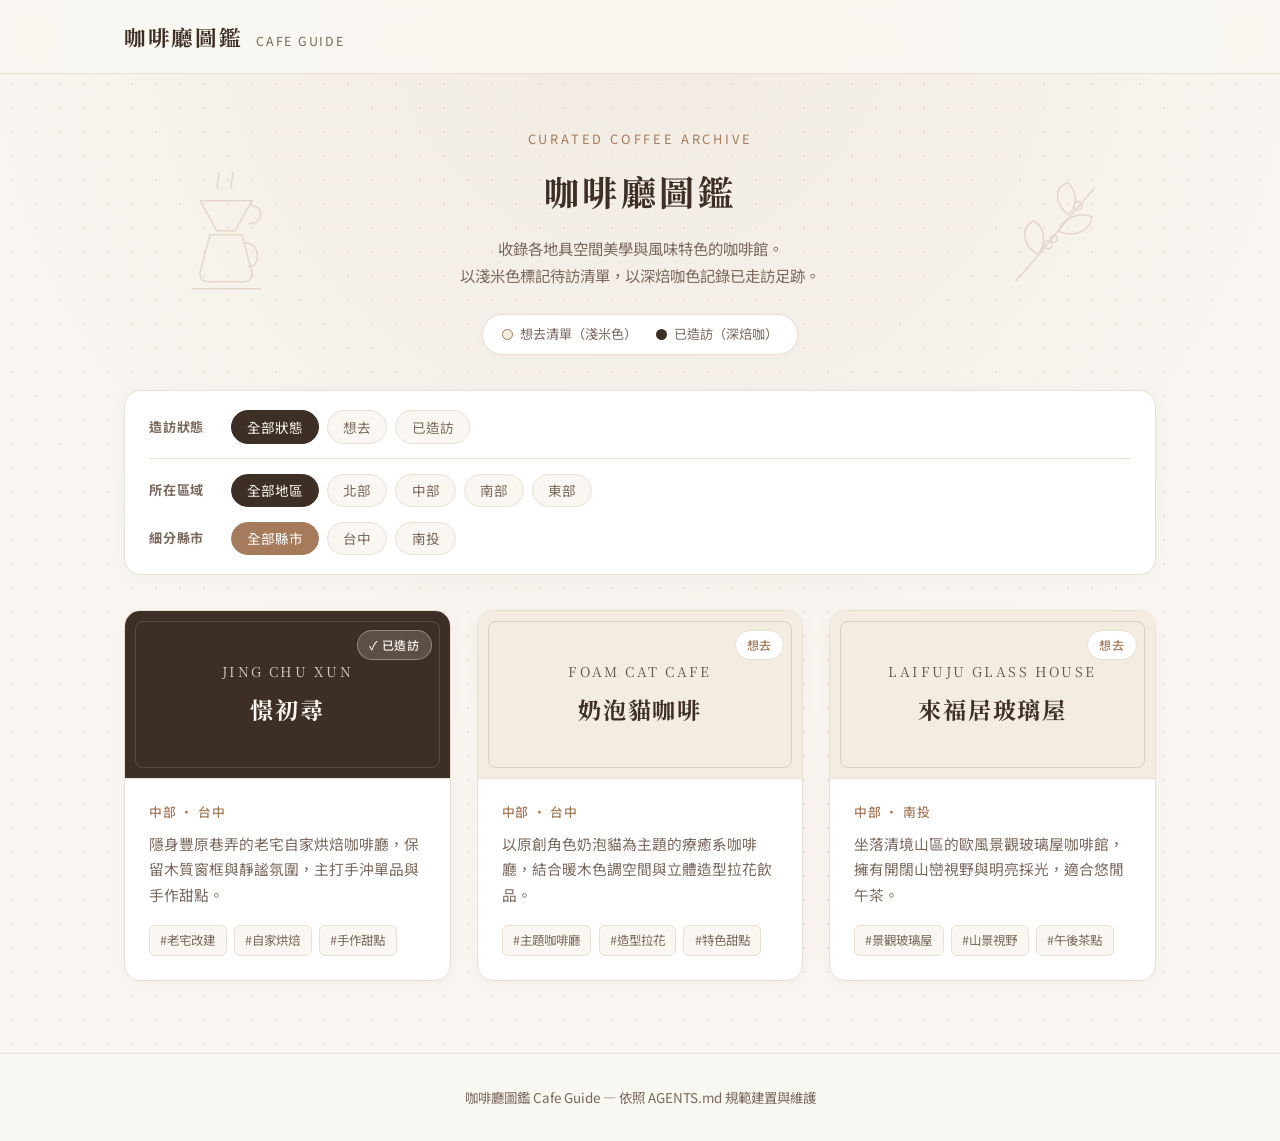
<file: index.html>
<!DOCTYPE html>
<html lang="zh-Hant">
<head>
  <meta charset="UTF-8">
  <meta name="viewport" content="width=device-width, initial-scale=1.0">
  <title>咖啡廳圖鑑｜Cafe Guide</title>
  <link rel="stylesheet" href="css/style.css">
</head>
<body>
  <header class="site-header">
    <div class="header-inner">
      <a href="index.html">
        <span class="brand-title">咖啡廳圖鑑</span>
        <span class="brand-sub">Cafe Guide</span>
      </a>
    </div>
  </header>

  <section class="hero-section">
    <p class="hero-eyebrow">Curated Coffee Archive</p>
    <h1 class="hero-title">咖啡廳圖鑑</h1>
    <p class="hero-desc">
      收錄各地具空間美學與風味特色的咖啡館。<br>
      以淺米色標記待訪清單，以深焙咖色記錄已走訪足跡。
    </p>
    <div class="legend-bar">
      <span class="legend-item">
        <span class="legend-dot wishlist"></span>想去清單（淺米色）
      </span>
      <span class="legend-item">
        <span class="legend-dot visited"></span>已造訪（深焙咖）
      </span>
    </div>
  </section>

  <section class="filter-container" aria-label="咖啡廳篩選器">
    <div class="filter-panel">
      <div class="filter-row">
        <span class="filter-label">造訪狀態</span>
        <div class="filter-buttons">
          <button type="button" class="filter-btn active" data-filter-status="all">全部狀態</button>
          <button type="button" class="filter-btn" data-filter-status="wishlist">想去</button>
          <button type="button" class="filter-btn" data-filter-status="visited">已造訪</button>
        </div>
      </div>

      <hr class="filter-divider">

      <div class="filter-row">
        <span class="filter-label">所在區域</span>
        <div class="filter-buttons">
          <button type="button" class="filter-btn active" data-filter-region="all">全部地區</button>
          <button type="button" class="filter-btn" data-filter-region="north">北部</button>
          <button type="button" class="filter-btn" data-filter-region="central">中部</button>
          <button type="button" class="filter-btn" data-filter-region="south">南部</button>
          <button type="button" class="filter-btn" data-filter-region="east">東部</button>
        </div>
      </div>

      <div class="filter-row" id="city-filter-group" hidden>
        <span class="filter-label">細分縣市</span>
        <div class="filter-buttons" id="city-buttons"></div>
      </div>
    </div>
  </section>

  <main class="main-container">
    <div class="cafe-grid">
      <!-- 已造訪（深焙咖啡色） -->
      <article class="cafe-card" data-status="visited" data-region="central" data-city="台中">
        <a href="cafes/jing-chu-xun.html">
          <div class="cover-box visited">
            <span class="status-badge visited">✓ 已造訪</span>
            <span class="cover-en">JING CHU XUN</span>
            <h2 class="cover-zh">憬初尋</h2>
          </div>
          <div class="card-body">
            <div class="card-meta">中部 · 台中</div>
            <p class="card-summary">隱身豐原巷弄的老宅自家烘焙咖啡廳，保留木質窗框與靜謐氛圍，主打手沖單品與手作甜點。</p>
            <div class="tag-list">
              <span class="tag-pill">#老宅改建</span>
              <span class="tag-pill">#自家烘焙</span>
              <span class="tag-pill">#手作甜點</span>
            </div>
          </div>
        </a>
      </article>

      <!-- 想去清單（燕麥米色） -->
      <article class="cafe-card" data-status="wishlist" data-region="central" data-city="台中">
        <a href="cafes/foam-cat-cafe.html">
          <div class="cover-box wishlist">
            <span class="status-badge wishlist">想去</span>
            <span class="cover-en">FOAM CAT CAFE</span>
            <h2 class="cover-zh">奶泡貓咖啡</h2>
          </div>
          <div class="card-body">
            <div class="card-meta">中部 · 台中</div>
            <p class="card-summary">以原創角色奶泡貓為主題的療癒系咖啡廳，結合暖木色調空間與立體造型拉花飲品。</p>
            <div class="tag-list">
              <span class="tag-pill">#主題咖啡廳</span>
              <span class="tag-pill">#造型拉花</span>
              <span class="tag-pill">#特色甜點</span>
            </div>
          </div>
        </a>
      </article>

      <article class="cafe-card" data-status="wishlist" data-region="central" data-city="南投">
        <a href="cafes/laifuju-glass-house.html">
          <div class="cover-box wishlist">
            <span class="status-badge wishlist">想去</span>
            <span class="cover-en">LAIFUJU GLASS HOUSE</span>
            <h2 class="cover-zh">來福居玻璃屋</h2>
          </div>
          <div class="card-body">
            <div class="card-meta">中部 · 南投</div>
            <p class="card-summary">坐落清境山區的歐風景觀玻璃屋咖啡館，擁有開闊山巒視野與明亮採光，適合悠閒午茶。</p>
            <div class="tag-list">
              <span class="tag-pill">#景觀玻璃屋</span>
              <span class="tag-pill">#山景視野</span>
              <span class="tag-pill">#午後茶點</span>
            </div>
          </div>
        </a>
      </article>
    </div>

    <div class="empty-state" id="empty-state" hidden>
      目前此篩選條件下尚無收錄的咖啡廳，隨時可依 AGENTS.md 規範新增！
    </div>
  </main>

  <footer class="site-footer">
    咖啡廳圖鑑 Cafe Guide — 依照 AGENTS.md 規範建置與維護
  </footer>

  <script src="js/filter.js"></script>
</body>
</html>
</file>
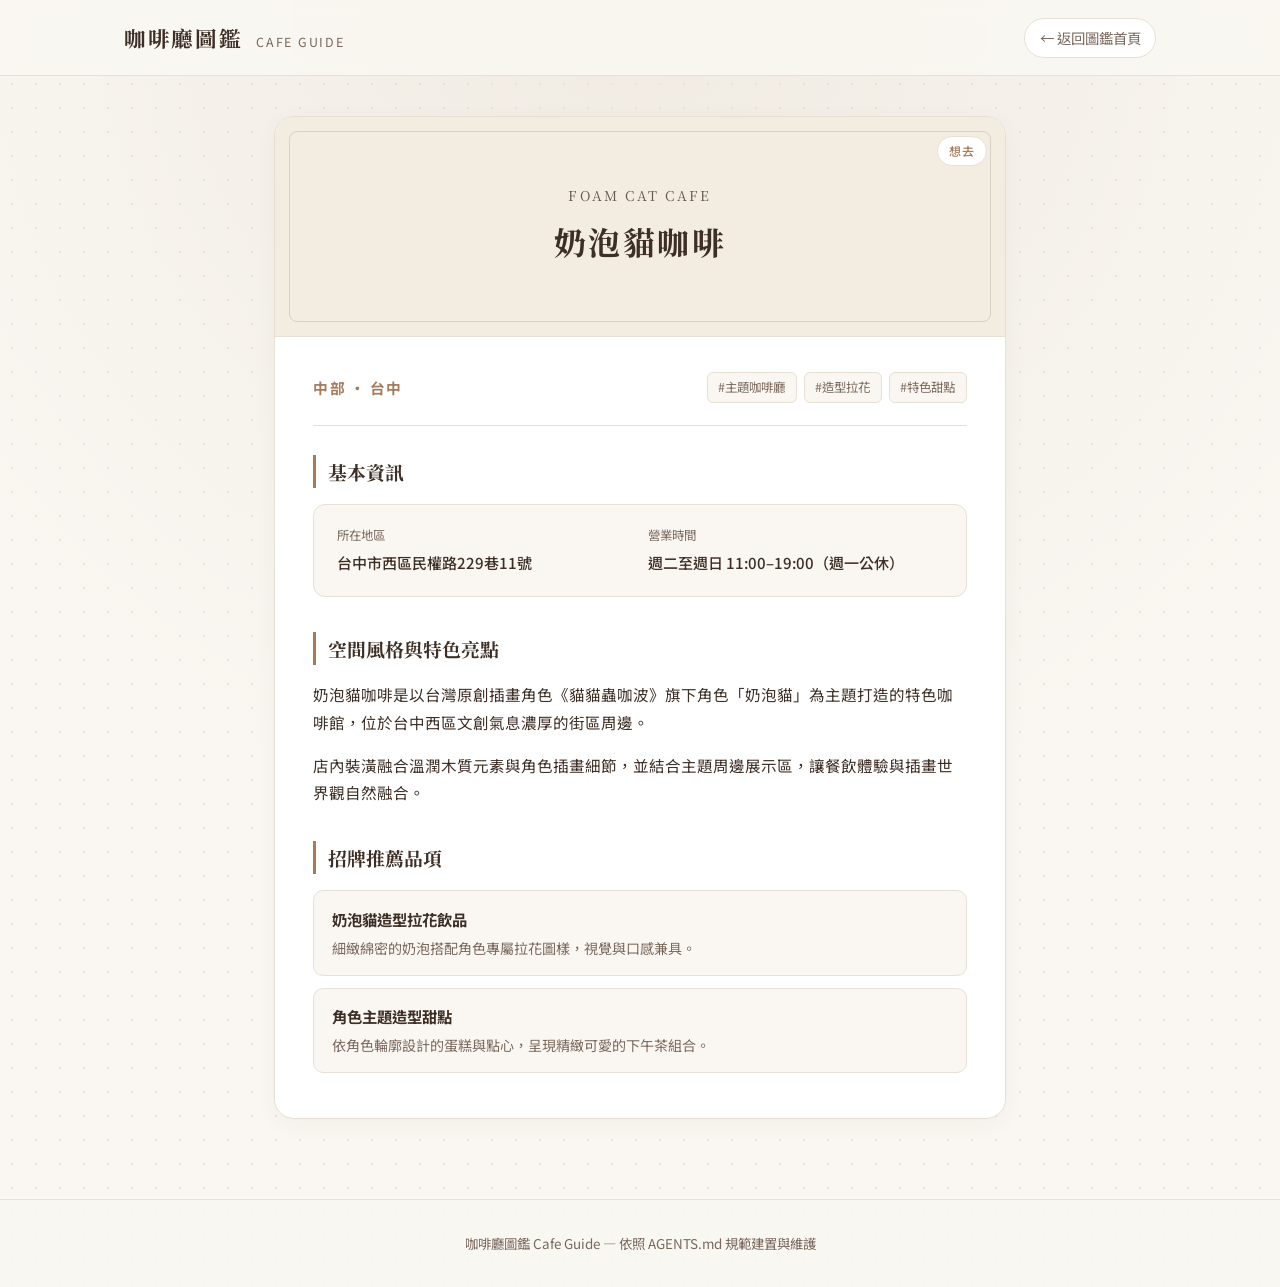
<file: cafes/foam-cat-cafe.html>
<!DOCTYPE html>
<html lang="zh-Hant">
<head>
  <meta charset="UTF-8">
  <meta name="viewport" content="width=device-width, initial-scale=1.0">
  <title>奶泡貓咖啡｜咖啡廳圖鑑</title>
  <link rel="stylesheet" href="../css/style.css">
</head>
<body>
  <header class="site-header">
    <div class="header-inner">
      <a href="../index.html">
        <span class="brand-title">咖啡廳圖鑑</span>
        <span class="brand-sub">Cafe Guide</span>
      </a>
      <a href="../index.html" class="back-link">← 返回圖鑑首頁</a>
    </div>
  </header>

  <main class="detail-container">
    <article class="detail-card">
      <div class="cover-box wishlist detail-cover">
        <span class="status-badge wishlist">想去</span>
        <span class="cover-en">FOAM CAT CAFE</span>
        <h1 class="cover-zh">奶泡貓咖啡</h1>
      </div>

      <div class="detail-content">
        <div class="detail-header-meta">
          <span class="detail-region">中部 · 台中</span>
          <div class="tag-list">
            <span class="tag-pill">#主題咖啡廳</span>
            <span class="tag-pill">#造型拉花</span>
            <span class="tag-pill">#特色甜點</span>
          </div>
        </div>

        <section class="detail-section">
          <h2 class="section-heading">基本資訊</h2>
          <div class="info-grid">
            <div>
              <div class="info-item-label">所在地區</div>
              <div class="info-item-value">台中市西區民權路229巷11號</div>
            </div>
            <div>
              <div class="info-item-label">營業時間</div>
              <div class="info-item-value">週二至週日 11:00–19:00（週一公休）</div>
            </div>
          </div>
        </section>

        <section class="detail-section">
          <h2 class="section-heading">空間風格與特色亮點</h2>
          <p class="detail-paragraph">
            奶泡貓咖啡是以台灣原創插畫角色《貓貓蟲咖波》旗下角色「奶泡貓」為主題打造的特色咖啡館，位於台中西區文創氣息濃厚的街區周邊。
          </p>
          <p class="detail-paragraph">
            店內裝潢融合溫潤木質元素與角色插畫細節，並結合主題周邊展示區，讓餐飲體驗與插畫世界觀自然融合。
          </p>
        </section>

        <section class="detail-section">
          <h2 class="section-heading">招牌推薦品項</h2>
          <ul class="menu-list">
            <li class="menu-item">
              <div class="menu-item-name">奶泡貓造型拉花飲品</div>
              <div class="menu-item-desc">細緻綿密的奶泡搭配角色專屬拉花圖樣，視覺與口感兼具。</div>
            </li>
            <li class="menu-item">
              <div class="menu-item-name">角色主題造型甜點</div>
              <div class="menu-item-desc">依角色輪廓設計的蛋糕與點心，呈現精緻可愛的下午茶組合。</div>
            </li>
          </ul>
        </section>
      </div>
    </article>
  </main>

  <footer class="site-footer">
    咖啡廳圖鑑 Cafe Guide — 依照 AGENTS.md 規範建置與維護
  </footer>
</body>
</html>
</file>
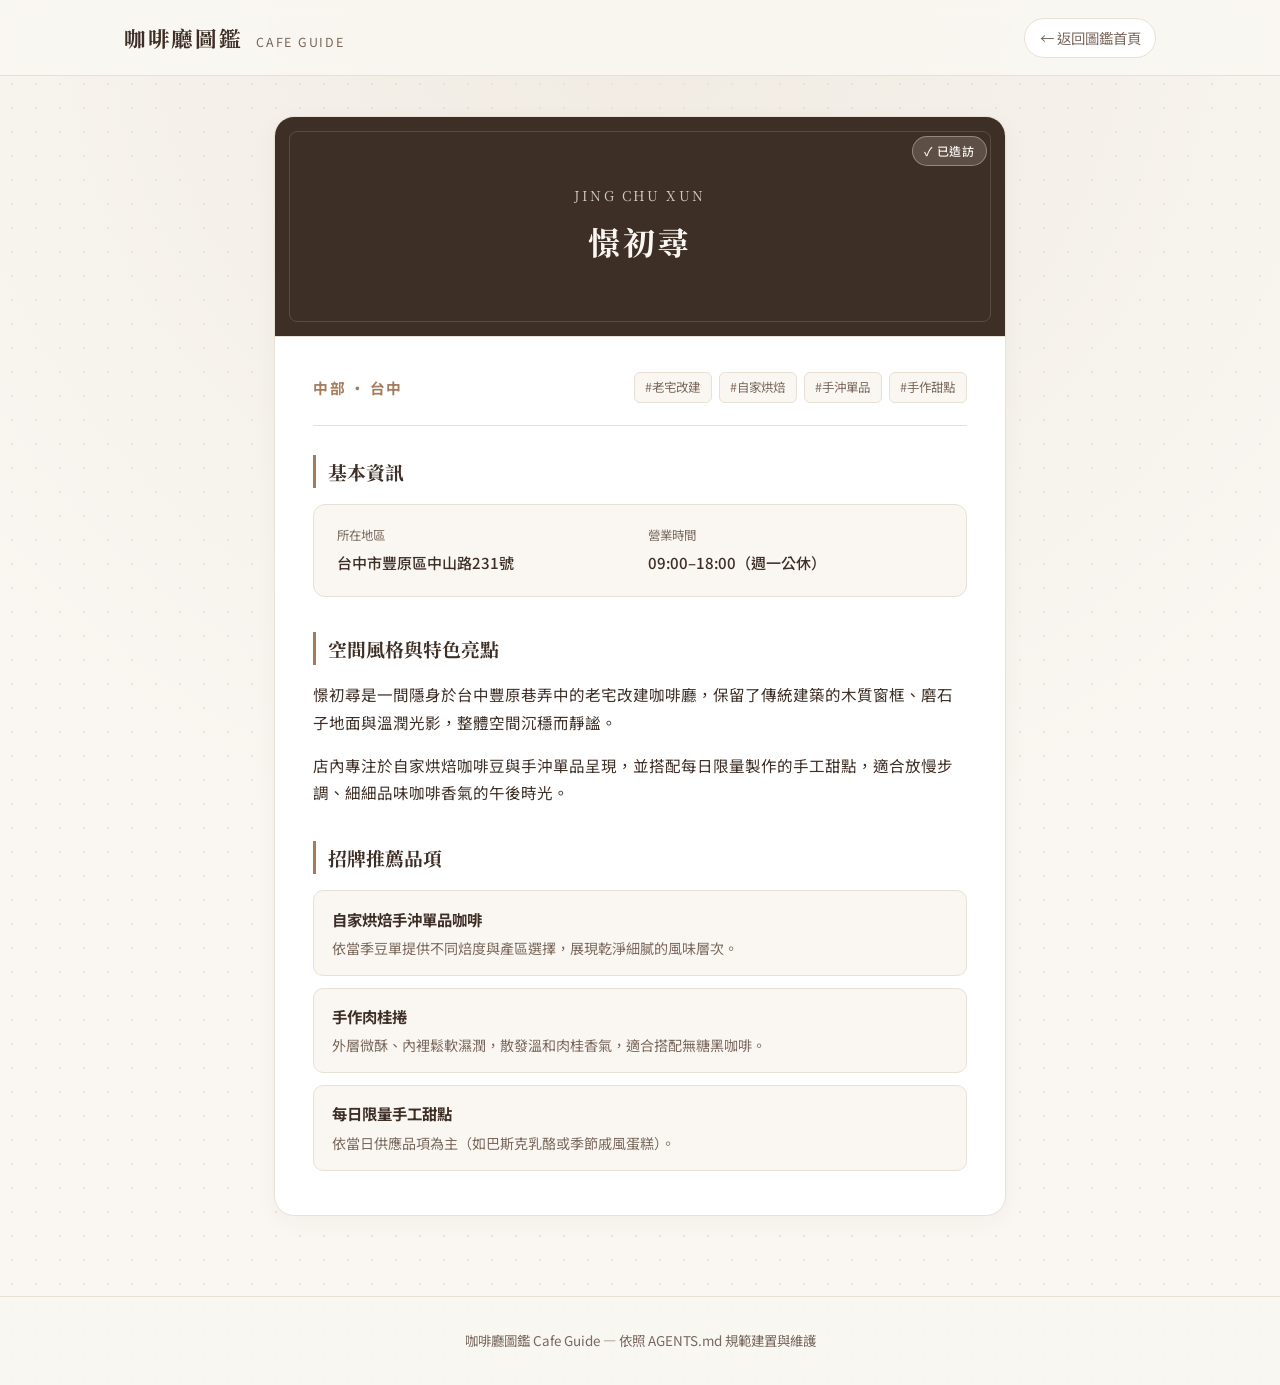
<file: cafes/jing-chu-xun.html>
<!DOCTYPE html>
<html lang="zh-Hant">
<head>
  <meta charset="UTF-8">
  <meta name="viewport" content="width=device-width, initial-scale=1.0">
  <title>憬初尋｜咖啡廳圖鑑</title>
  <link rel="stylesheet" href="../css/style.css">
</head>
<body>
  <header class="site-header">
    <div class="header-inner">
      <a href="../index.html">
        <span class="brand-title">咖啡廳圖鑑</span>
        <span class="brand-sub">Cafe Guide</span>
      </a>
      <a href="../index.html" class="back-link">← 返回圖鑑首頁</a>
    </div>
  </header>

  <main class="detail-container">
    <article class="detail-card">
      <div class="cover-box visited detail-cover">
        <span class="status-badge visited">✓ 已造訪</span>
        <span class="cover-en">JING CHU XUN</span>
        <h1 class="cover-zh">憬初尋</h1>
      </div>

      <div class="detail-content">
        <div class="detail-header-meta">
          <span class="detail-region">中部 · 台中</span>
          <div class="tag-list">
            <span class="tag-pill">#老宅改建</span>
            <span class="tag-pill">#自家烘焙</span>
            <span class="tag-pill">#手沖單品</span>
            <span class="tag-pill">#手作甜點</span>
          </div>
        </div>

        <section class="detail-section">
          <h2 class="section-heading">基本資訊</h2>
          <div class="info-grid">
            <div>
              <div class="info-item-label">所在地區</div>
              <div class="info-item-value">台中市豐原區中山路231號</div>
            </div>
            <div>
              <div class="info-item-label">營業時間</div>
              <div class="info-item-value">09:00–18:00（週一公休）</div>
            </div>
          </div>
        </section>

        <section class="detail-section">
          <h2 class="section-heading">空間風格與特色亮點</h2>
          <p class="detail-paragraph">
            憬初尋是一間隱身於台中豐原巷弄中的老宅改建咖啡廳，保留了傳統建築的木質窗框、磨石子地面與溫潤光影，整體空間沉穩而靜謐。
          </p>
          <p class="detail-paragraph">
            店內專注於自家烘焙咖啡豆與手沖單品呈現，並搭配每日限量製作的手工甜點，適合放慢步調、細細品味咖啡香氣的午後時光。
          </p>
        </section>

        <section class="detail-section">
          <h2 class="section-heading">招牌推薦品項</h2>
          <ul class="menu-list">
            <li class="menu-item">
              <div class="menu-item-name">自家烘焙手沖單品咖啡</div>
              <div class="menu-item-desc">依當季豆單提供不同焙度與產區選擇，展現乾淨細膩的風味層次。</div>
            </li>
            <li class="menu-item">
              <div class="menu-item-name">手作肉桂捲</div>
              <div class="menu-item-desc">外層微酥、內裡鬆軟濕潤，散發溫和肉桂香氣，適合搭配無糖黑咖啡。</div>
            </li>
            <li class="menu-item">
              <div class="menu-item-name">每日限量手工甜點</div>
              <div class="menu-item-desc">依當日供應品項為主（如巴斯克乳酪或季節戚風蛋糕）。</div>
            </li>
          </ul>
        </section>
      </div>
    </article>
  </main>

  <footer class="site-footer">
    咖啡廳圖鑑 Cafe Guide — 依照 AGENTS.md 規範建置與維護
  </footer>
</body>
</html>
</file>
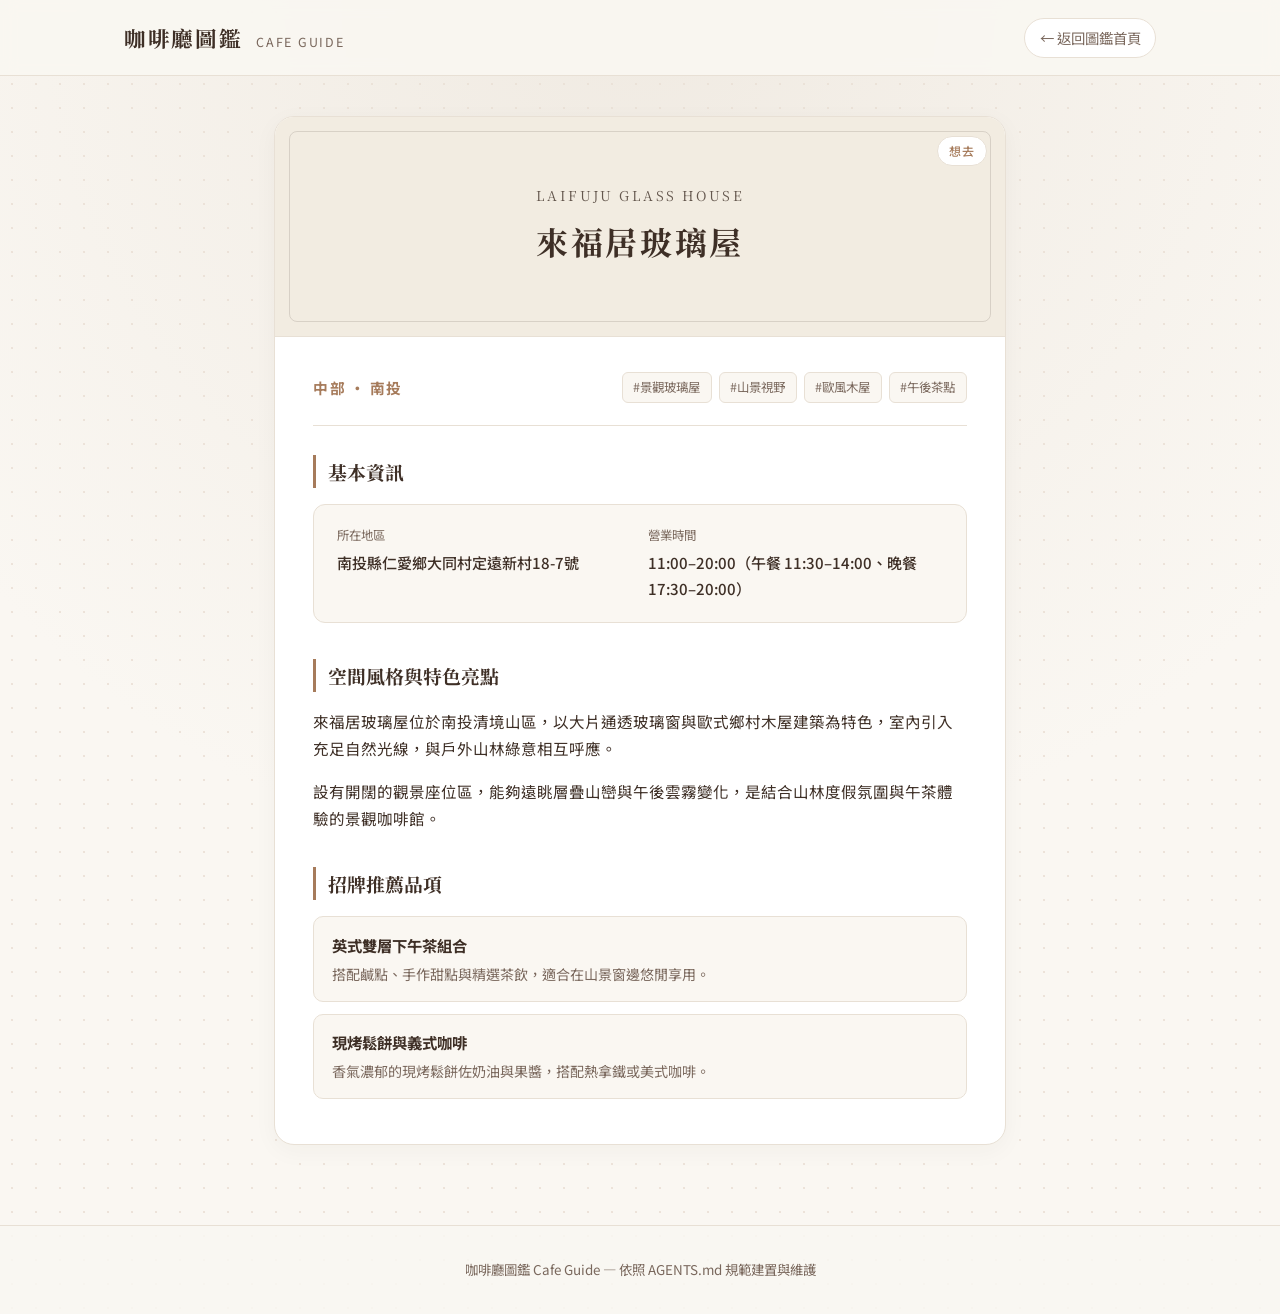
<file: cafes/laifuju-glass-house.html>
<!DOCTYPE html>
<html lang="zh-Hant">
<head>
  <meta charset="UTF-8">
  <meta name="viewport" content="width=device-width, initial-scale=1.0">
  <title>來福居玻璃屋｜咖啡廳圖鑑</title>
  <link rel="stylesheet" href="../css/style.css">
</head>
<body>
  <header class="site-header">
    <div class="header-inner">
      <a href="../index.html">
        <span class="brand-title">咖啡廳圖鑑</span>
        <span class="brand-sub">Cafe Guide</span>
      </a>
      <a href="../index.html" class="back-link">← 返回圖鑑首頁</a>
    </div>
  </header>

  <main class="detail-container">
    <article class="detail-card">
      <div class="cover-box wishlist detail-cover">
        <span class="status-badge wishlist">想去</span>
        <span class="cover-en">LAIFUJU GLASS HOUSE</span>
        <h1 class="cover-zh">來福居玻璃屋</h1>
      </div>

      <div class="detail-content">
        <div class="detail-header-meta">
          <span class="detail-region">中部 · 南投</span>
          <div class="tag-list">
            <span class="tag-pill">#景觀玻璃屋</span>
            <span class="tag-pill">#山景視野</span>
            <span class="tag-pill">#歐風木屋</span>
            <span class="tag-pill">#午後茶點</span>
          </div>
        </div>

        <section class="detail-section">
          <h2 class="section-heading">基本資訊</h2>
          <div class="info-grid">
            <div>
              <div class="info-item-label">所在地區</div>
              <div class="info-item-value">南投縣仁愛鄉大同村定遠新村18-7號</div>
            </div>
            <div>
              <div class="info-item-label">營業時間</div>
              <div class="info-item-value">11:00–20:00（午餐 11:30–14:00、晚餐 17:30–20:00）</div>
            </div>
          </div>
        </section>

        <section class="detail-section">
          <h2 class="section-heading">空間風格與特色亮點</h2>
          <p class="detail-paragraph">
            來福居玻璃屋位於南投清境山區，以大片通透玻璃窗與歐式鄉村木屋建築為特色，室內引入充足自然光線，與戶外山林綠意相互呼應。
          </p>
          <p class="detail-paragraph">
            設有開闊的觀景座位區，能夠遠眺層疊山巒與午後雲霧變化，是結合山林度假氛圍與午茶體驗的景觀咖啡館。
          </p>
        </section>

        <section class="detail-section">
          <h2 class="section-heading">招牌推薦品項</h2>
          <ul class="menu-list">
            <li class="menu-item">
              <div class="menu-item-name">英式雙層下午茶組合</div>
              <div class="menu-item-desc">搭配鹹點、手作甜點與精選茶飲，適合在山景窗邊悠閒享用。</div>
            </li>
            <li class="menu-item">
              <div class="menu-item-name">現烤鬆餅與義式咖啡</div>
              <div class="menu-item-desc">香氣濃郁的現烤鬆餅佐奶油與果醬，搭配熱拿鐵或美式咖啡。</div>
            </li>
          </ul>
        </section>
      </div>
    </article>
  </main>

  <footer class="site-footer">
    咖啡廳圖鑑 Cafe Guide — 依照 AGENTS.md 規範建置與維護
  </footer>
</body>
</html>
</file>
<file: css/style.css>
@import url('https://fonts.googleapis.com/css2?family=Noto+Sans+TC:wght@400;500;700&family=Noto+Serif+TC:wght@500;700&display=swap');

:root {
  --bg-page: #FAF7F2;
  --bg-card: #FFFFFF;
  --text-primary: #3E2F26;
  --text-secondary: #7A685D;
  --accent-caramel: #A67B5B;
  --border-warm: #E8E0D5;
  --cover-wishlist-bg: #F2ECE1;
  --cover-wishlist-text: #3E2F26;
  --cover-visited-bg: #3E2F26;
  --cover-visited-text: #FAF7F2;
  --cover-visited-sub: #D6C7B8;
}

* {
  box-sizing: border-box;
  margin: 0;
  padding: 0;
}

body {
  background-color: var(--bg-page);
  background-image:
    radial-gradient(circle at 50% 0%, rgba(232, 224, 213, 0.55) 0%, rgba(250, 247, 242, 0) 60%),
    radial-gradient(rgba(166, 123, 91, 0.16) 1px, transparent 1px);
  background-size: 100% 100%, 24px 24px;
  color: var(--text-primary);
  font-family: 'Noto Sans TC', -apple-system, BlinkMacSystemFont, sans-serif;
  line-height: 1.75;
  -webkit-font-smoothing: antialiased;
}

a {
  color: inherit;
  text-decoration: none;
}

/* 頂部導覽 */
.site-header {
  border-bottom: 1px solid var(--border-warm);
  background-color: rgba(250, 247, 242, 0.88);
  backdrop-filter: blur(8px);
  position: sticky;
  top: 0;
  z-index: 100;
}

.header-inner {
  max-width: 1080px;
  margin: 0 auto;
  padding: 1.1rem 1.5rem;
  display: flex;
  justify-content: space-between;
  align-items: center;
}

.brand-title {
  font-family: 'Noto Serif TC', Georgia, serif;
  font-size: 1.35rem;
  font-weight: 700;
  letter-spacing: 0.08em;
}

.brand-sub {
  font-size: 0.78rem;
  color: var(--text-secondary);
  letter-spacing: 0.14em;
  margin-left: 0.6rem;
  text-transform: uppercase;
}

.back-link {
  font-size: 0.9rem;
  color: var(--text-secondary);
  padding: 0.4rem 0.9rem;
  border: 1px solid var(--border-warm);
  border-radius: 999px;
  background-color: var(--bg-card);
  transition: all 0.2s ease;
}

.back-link:hover {
  border-color: var(--accent-caramel);
  color: var(--text-primary);
}

/* 首頁主視覺區與極簡線條插畫水印 */
.hero-section {
  max-width: 1080px;
  margin: 0 auto;
  padding: 3.4rem 1.5rem 2.2rem;
  text-align: center;
  position: relative;
}

.hero-section::before,
.hero-section::after {
  content: '';
  position: absolute;
  top: 50%;
  transform: translateY(-48%);
  width: 140px;
  height: 140px;
  background-repeat: no-repeat;
  background-size: contain;
  background-position: center;
  opacity: 0.22;
  pointer-events: none;
}

/* 左側：極簡手沖咖啡壺細線插畫 */
.hero-section::before {
  left: 3.5rem;
  background-image: url("data:image/svg+xml,%3Csvg xmlns='http://www.w3.org/2000/svg' viewBox='0 0 140 140' fill='none' stroke='%23A67B5B' stroke-width='1.5' stroke-linecap='round' stroke-linejoin='round'%3E%3Cpath d='M62 24 C59 18 65 13 62 7'/%3E%3Cpath d='M76 24 C73 18 79 13 76 7'/%3E%3Cpath d='M44 36 L96 36 L79 66 L61 66 Z'/%3E%3Cpath d='M96 41 C108 41 108 59 93 59'/%3E%3Cpath d='M54 70 L86 70 L96 108 C97 113 93 117 88 117 L52 117 C47 117 43 113 44 108 Z'/%3E%3Cpath d='M89 78 C105 78 105 102 93 102'/%3E%3Cline x1='36' y1='124' x2='104' y2='124'/%3E%3C/svg%3E");
}

/* 右側：極簡咖啡枝葉與果實細線插畫 */
.hero-section::after {
  right: 3.5rem;
  background-image: url("data:image/svg+xml,%3Csvg xmlns='http://www.w3.org/2000/svg' viewBox='0 0 140 140' fill='none' stroke='%23A67B5B' stroke-width='1.5' stroke-linecap='round' stroke-linejoin='round'%3E%3Cpath d='M32 116 C56 90 78 60 110 24'/%3E%3Cpath d='M54 90 C38 80 36 62 50 56 C62 64 62 80 54 90 Z'/%3E%3Cpath d='M74 66 C90 74 106 66 108 52 C94 46 80 54 74 66 Z'/%3E%3Cpath d='M84 50 C70 38 70 22 84 18 C94 28 94 42 84 50 Z'/%3E%3Ccircle cx='64' cy='80' r='4'/%3E%3Ccircle cx='70' cy='74' r='3.5'/%3E%3Ccircle cx='94' cy='41' r='4'/%3E%3C/svg%3E");
}

.hero-eyebrow {
  font-size: 0.8rem;
  letter-spacing: 0.22em;
  color: var(--accent-caramel);
  text-transform: uppercase;
  margin-bottom: 0.6rem;
}

.hero-title {
  font-family: 'Noto Serif TC', Georgia, serif;
  font-size: 2.2rem;
  font-weight: 700;
  letter-spacing: 0.1em;
  margin-bottom: 0.8rem;
}

.hero-desc {
  color: var(--text-secondary);
  font-size: 0.96rem;
  max-width: 540px;
  margin: 0 auto 1.6rem;
}

.legend-bar {
  display: inline-flex;
  gap: 1.2rem;
  padding: 0.5rem 1.2rem;
  background-color: var(--bg-card);
  border: 1px solid var(--border-warm);
  border-radius: 999px;
  font-size: 0.82rem;
  color: var(--text-secondary);
  box-shadow: 0 2px 10px rgba(62, 47, 38, 0.03);
}

.legend-item {
  display: inline-flex;
  align-items: center;
  gap: 0.45rem;
}

.legend-dot {
  width: 11px;
  height: 11px;
  border-radius: 50%;
  display: inline-block;
}

.legend-dot.wishlist {
  background-color: var(--cover-wishlist-bg);
  border: 1px solid var(--accent-caramel);
}

.legend-dot.visited {
  background-color: var(--cover-visited-bg);
}

/* 篩選器區塊 */
.filter-container {
  max-width: 1080px;
  margin: 0 auto 2.2rem;
  padding: 0 1.5rem;
}

.filter-panel {
  background-color: var(--bg-card);
  border: 1px solid var(--border-warm);
  border-radius: 16px;
  padding: 1.2rem 1.5rem;
  display: flex;
  flex-direction: column;
  gap: 0.9rem;
  box-shadow: 0 4px 20px rgba(62, 47, 38, 0.035);
}

.filter-row {
  display: flex;
  align-items: center;
  flex-wrap: wrap;
  gap: 0.6rem;
}

.filter-label {
  font-size: 0.82rem;
  font-weight: 700;
  color: var(--text-secondary);
  min-width: 4.5rem;
  letter-spacing: 0.06em;
}

.filter-buttons {
  display: flex;
  flex-wrap: wrap;
  gap: 0.5rem;
}

.filter-btn {
  border: 1px solid var(--border-warm);
  background-color: var(--bg-page);
  color: var(--text-secondary);
  padding: 0.36rem 0.95rem;
  border-radius: 999px;
  font-size: 0.85rem;
  font-family: inherit;
  cursor: pointer;
  transition: all 0.2s ease;
}

.filter-btn:hover {
  border-color: var(--accent-caramel);
  color: var(--text-primary);
}

.filter-btn.active {
  background-color: var(--text-primary);
  border-color: var(--text-primary);
  color: var(--bg-page);
}

.filter-btn-sub.active {
  background-color: var(--accent-caramel);
  border-color: var(--accent-caramel);
  color: #FFFFFF;
}

.filter-divider {
  height: 1px;
  background-color: var(--border-warm);
  border: none;
}

/* 首頁卡片牆 */
.main-container {
  max-width: 1080px;
  margin: 0 auto 4.5rem;
  padding: 0 1.5rem;
}

.cafe-grid {
  display: grid;
  grid-template-columns: repeat(3, 1fr);
  gap: 1.6rem;
}

.cafe-card {
  background-color: var(--bg-card);
  border: 1px solid var(--border-warm);
  border-radius: 16px;
  overflow: hidden;
  box-shadow: 0 4px 18px rgba(62, 47, 38, 0.035);
  transition: transform 0.22s ease, box-shadow 0.22s ease;
  display: flex;
  flex-direction: column;
}

.cafe-card:hover {
  transform: translateY(-4px);
  box-shadow: 0 12px 28px rgba(62, 47, 38, 0.08);
}

/* 極簡文字封面（雙狀態配色＋藏書票內框線） */
.cover-box {
  padding: 2rem 1.5rem;
  position: relative;
  display: flex;
  flex-direction: column;
  justify-content: center;
  align-items: center;
  text-align: center;
  min-height: 168px;
  border-bottom: 1px solid var(--border-warm);
}

.cover-box::after {
  content: '';
  position: absolute;
  inset: 10px;
  border: 1px solid currentColor;
  border-radius: 8px;
  opacity: 0.14;
  pointer-events: none;
}

.cover-box.wishlist {
  background-color: var(--cover-wishlist-bg);
  color: var(--cover-wishlist-text);
}

.cover-box.visited {
  background-color: var(--cover-visited-bg);
  color: var(--cover-visited-text);
}

.cover-en {
  font-family: 'Noto Serif TC', Georgia, serif;
  font-size: 0.85rem;
  letter-spacing: 0.18em;
  text-transform: uppercase;
  opacity: 0.78;
  margin-bottom: 0.35rem;
}

.cover-zh {
  font-family: 'Noto Serif TC', Georgia, serif;
  font-size: 1.45rem;
  font-weight: 700;
  letter-spacing: 0.08em;
}

/* 狀態徽章 */
.status-badge {
  position: absolute;
  top: 1.15rem;
  right: 1.15rem;
  font-size: 0.75rem;
  font-weight: 500;
  padding: 0.22rem 0.7rem;
  border-radius: 999px;
  letter-spacing: 0.05em;
  z-index: 1;
}

.status-badge.wishlist {
  background-color: var(--bg-card);
  color: var(--accent-caramel);
  border: 1px solid var(--border-warm);
}

.status-badge.visited {
  background-color: rgba(250, 247, 242, 0.16);
  color: var(--cover-visited-text);
  border: 1px solid rgba(250, 247, 242, 0.35);
}

/* 卡片內容 */
.card-body {
  padding: 1.35rem 1.5rem 1.5rem;
  display: flex;
  flex-direction: column;
  flex: 1;
}

.card-meta {
  font-size: 0.8rem;
  color: var(--accent-caramel);
  font-weight: 500;
  letter-spacing: 0.06em;
  margin-bottom: 0.45rem;
}

.card-summary {
  font-size: 0.92rem;
  color: var(--text-secondary);
  margin-bottom: 1.1rem;
  flex: 1;
}

.tag-list {
  display: flex;
  flex-wrap: wrap;
  gap: 0.45rem;
}

.tag-pill {
  font-size: 0.78rem;
  color: var(--text-secondary);
  background-color: var(--bg-page);
  border: 1px solid var(--border-warm);
  padding: 0.2rem 0.65rem;
  border-radius: 6px;
}

.empty-state {
  text-align: center;
  padding: 3.5rem 1rem;
  color: var(--text-secondary);
  background-color: var(--bg-card);
  border: 1px dashed var(--border-warm);
  border-radius: 16px;
}

/* 獨立咖啡廳詳細頁面 */
.detail-container {
  max-width: 780px;
  margin: 2.5rem auto 5rem;
  padding: 0 1.5rem;
}

.detail-card {
  background-color: var(--bg-card);
  border: 1px solid var(--border-warm);
  border-radius: 20px;
  overflow: hidden;
  box-shadow: 0 6px 24px rgba(62, 47, 38, 0.04);
}

.detail-cover {
  min-height: 220px;
  padding: 3rem 2rem;
}

.detail-cover::after {
  inset: 14px;
}

.detail-cover .cover-zh {
  font-size: 2rem;
}

.detail-content {
  padding: 2.2rem 2.4rem 2.8rem;
}

.detail-header-meta {
  display: flex;
  flex-wrap: wrap;
  justify-content: space-between;
  align-items: center;
  gap: 1rem;
  padding-bottom: 1.4rem;
  border-bottom: 1px solid var(--border-warm);
  margin-bottom: 1.8rem;
}

.detail-region {
  font-size: 0.92rem;
  font-weight: 700;
  color: var(--accent-caramel);
  letter-spacing: 0.08em;
}

.detail-section {
  margin-bottom: 2.2rem;
}

.detail-section:last-child {
  margin-bottom: 0;
}

.section-heading {
  font-family: 'Noto Serif TC', Georgia, serif;
  font-size: 1.18rem;
  font-weight: 700;
  margin-bottom: 1rem;
  padding-left: 0.75rem;
  border-left: 3px solid var(--accent-caramel);
}

.info-grid {
  display: grid;
  grid-template-columns: repeat(2, 1fr);
  gap: 1rem;
  background-color: var(--bg-page);
  border: 1px solid var(--border-warm);
  border-radius: 12px;
  padding: 1.25rem 1.4rem;
}

.info-item-label {
  font-size: 0.78rem;
  color: var(--text-secondary);
  margin-bottom: 0.2rem;
}

.info-item-value {
  font-size: 0.94rem;
  font-weight: 500;
}

.detail-paragraph {
  color: var(--text-primary);
  font-size: 0.97rem;
  margin-bottom: 1rem;
}

.menu-list {
  list-style: none;
  display: flex;
  flex-direction: column;
  gap: 0.75rem;
}

.menu-item {
  padding: 0.9rem 1.1rem;
  border: 1px solid var(--border-warm);
  border-radius: 10px;
  background-color: var(--bg-page);
}

.menu-item-name {
  font-weight: 700;
  font-size: 0.96rem;
  margin-bottom: 0.2rem;
}

.menu-item-desc {
  font-size: 0.88rem;
  color: var(--text-secondary);
}

.site-footer {
  border-top: 1px solid var(--border-warm);
  background-color: rgba(250, 247, 242, 0.85);
  text-align: center;
  padding: 2rem 1.5rem;
  font-size: 0.84rem;
  color: var(--text-secondary);
}

@media (max-width: 900px) {
  .cafe-grid {
    grid-template-columns: repeat(2, 1fr);
  }

  .hero-section::before,
  .hero-section::after {
    display: none;
  }
}

@media (max-width: 620px) {
  .cafe-grid,
  .info-grid {
    grid-template-columns: 1fr;
  }

  .hero-title {
    font-size: 1.75rem;
  }

  .detail-content {
    padding: 1.6rem 1.3rem 2rem;
  }
}
</file>
